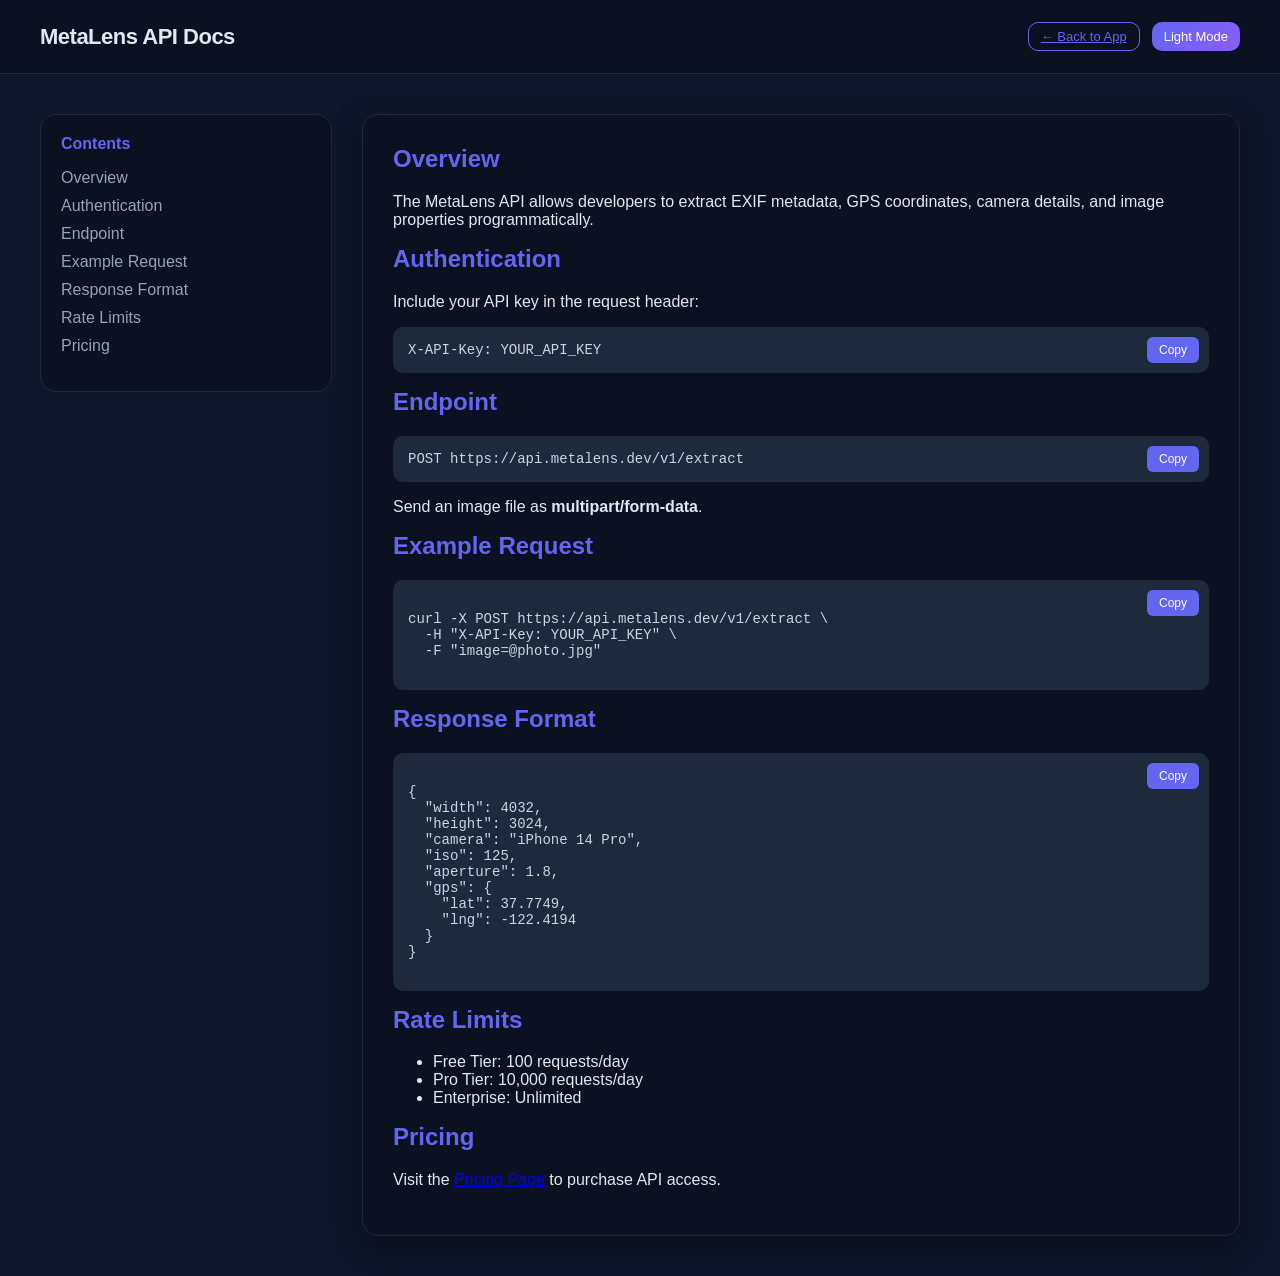
<file: api-docs.html>
<!DOCTYPE html>
<html lang="en" data-theme="dark">
<head>
  <meta charset="UTF-8">
  <meta name="viewport" content="width=device-width, initial-scale=1.0">
  <title>MetaLens API Documentation</title>

  <link rel="stylesheet" href="styles.css">
</head>
<body>

<header class="navbar">
  <h1>MetaLens API Docs</h1>

  <div class="nav-actions">
    <a href="index.html" class="btn small outline">← Back to App</a>
    <button id="themeToggle" class="btn small">Light Mode</button>
  </div>
</header>

<div class="docs-container">

  <!-- SIDEBAR -->
  <aside class="docs-sidebar">
    <h3>Contents</h3>
    <ul>
      <li><a href="#overview">Overview</a></li>
      <li><a href="#auth">Authentication</a></li>
      <li><a href="#endpoint">Endpoint</a></li>
      <li><a href="#example">Example Request</a></li>
      <li><a href="#response">Response Format</a></li>
      <li><a href="#limits">Rate Limits</a></li>
      <li><a href="#pricing">Pricing</a></li>
    </ul>
  </aside>

  <!-- MAIN DOCS -->
  <main class="docs-content">

    <section id="overview">
      <h2>Overview</h2>
      <p>
        The MetaLens API allows developers to extract EXIF metadata, GPS coordinates, camera details, and image properties programmatically.
      </p>
    </section>

    <section id="auth">
      <h2>Authentication</h2>
      <p>Include your API key in the request header:</p>

      <div class="code-block">
        <pre><code>X-API-Key: YOUR_API_KEY</code></pre>
        <button class="copy-btn" data-copy="X-API-Key: YOUR_API_KEY">Copy</button>
      </div>
    </section>

    <section id="endpoint">
      <h2>Endpoint</h2>

      <div class="code-block">
        <pre><code>POST https://api.metalens.dev/v1/extract</code></pre>
        <button class="copy-btn" data-copy="POST https://api.metalens.dev/v1/extract">Copy</button>
      </div>

      <p>Send an image file as <strong>multipart/form-data</strong>.</p>
    </section>

    <section id="example">
      <h2>Example Request</h2>

      <div class="code-block">
        <pre><code>
curl -X POST https://api.metalens.dev/v1/extract \
  -H "X-API-Key: YOUR_API_KEY" \
  -F "image=@photo.jpg"
        </code></pre>

        <button class="copy-btn" data-copy='curl -X POST https://api.metalens.dev/v1/extract -H "X-API-Key: YOUR_API_KEY" -F "image=@photo.jpg"'>Copy</button>
      </div>
    </section>

    <section id="response">
      <h2>Response Format</h2>

      <div class="code-block">
        <pre><code>
{
  "width": 4032,
  "height": 3024,
  "camera": "iPhone 14 Pro",
  "iso": 125,
  "aperture": 1.8,
  "gps": {
    "lat": 37.7749,
    "lng": -122.4194
  }
}
        </code></pre>
        <button class="copy-btn" data-copy='{"width":4032,"height":3024,"camera":"iPhone 14 Pro","iso":125,"aperture":1.8,"gps":{"lat":37.7749,"lng":-122.4194}}'>Copy</button>
      </div>
    </section>

    <section id="limits">
      <h2>Rate Limits</h2>
      <ul>
        <li>Free Tier: 100 requests/day</li>
        <li>Pro Tier: 10,000 requests/day</li>
        <li>Enterprise: Unlimited</li>
      </ul>
    </section>

    <section id="pricing">
      <h2>Pricing</h2>
      <p>Visit the <a href="pricing.html">Pricing Page</a> to purchase API access.</p>
    </section>

  </main>
</div>

<script src="script.js"></script>
<script>
document.querySelectorAll(".copy-btn").forEach(btn => {
  btn.addEventListener("click", () => {
    navigator.clipboard.writeText(btn.dataset.copy);
    btn.textContent = "Copied!";
    setTimeout(() => btn.textContent = "Copy", 1200);
  });
});
</script>

</body>
</html>
</file>
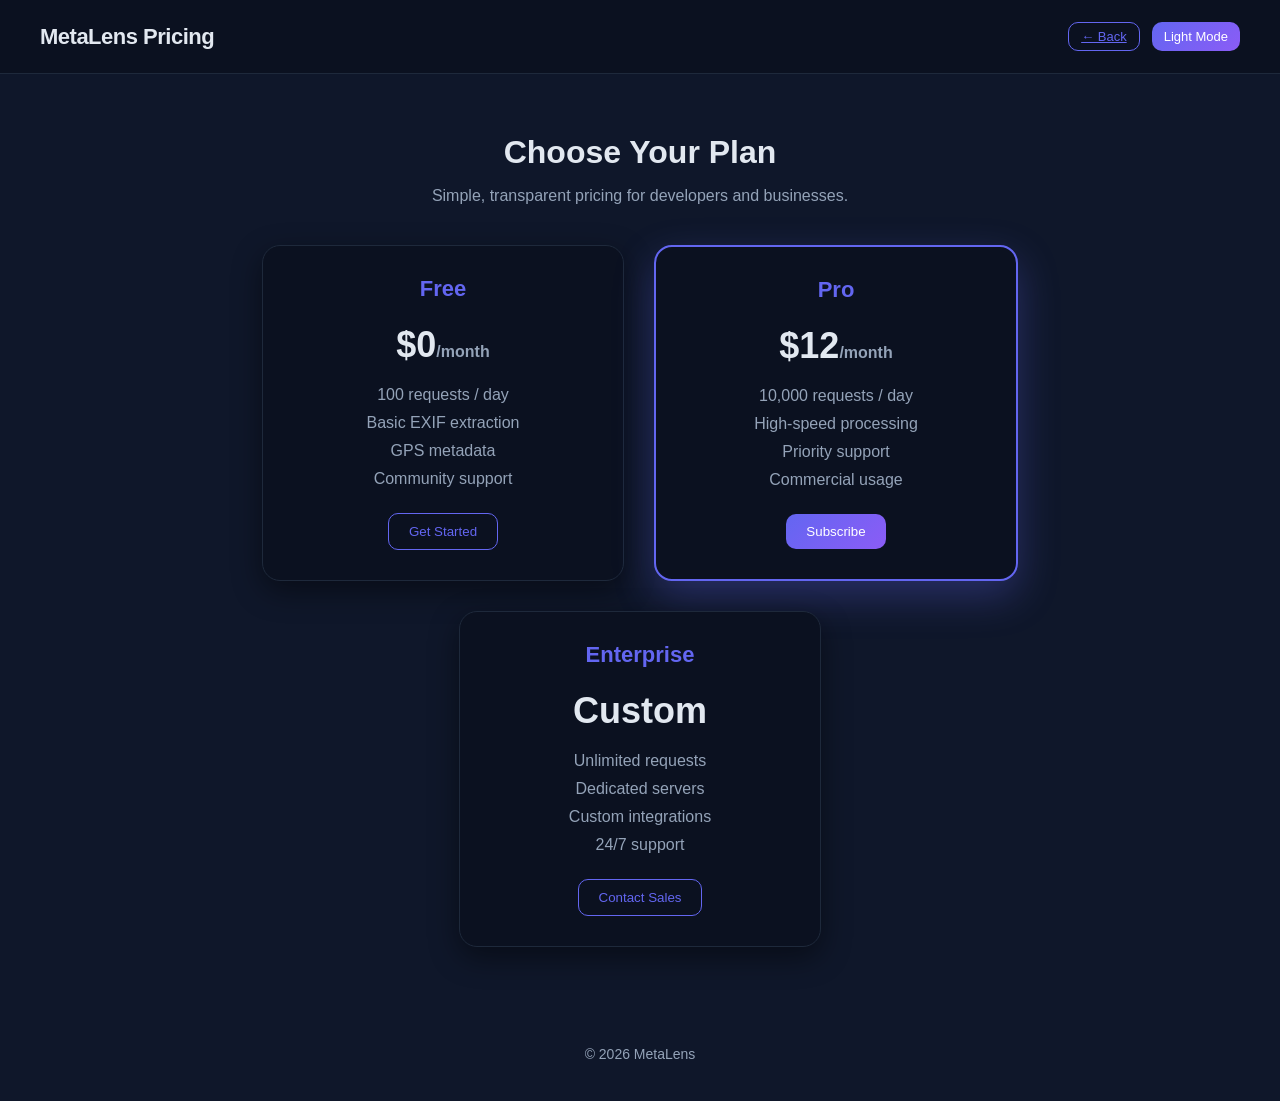
<file: pricing.html>
<!DOCTYPE html>
<html lang="en" data-theme="dark">
<head>
  <meta charset="UTF-8">
  <meta name="viewport" content="width=device-width, initial-scale=1.0">
  <title>MetaLens Pricing</title>

  <link rel="stylesheet" href="styles.css">
</head>
<body>

  <!-- NAVBAR -->
  <header class="navbar">
    <h1>MetaLens Pricing</h1>

    <div class="nav-actions">
      <a href="index.html" class="btn small outline">← Back</a>
      <button id="themeToggle" class="btn small">Light Mode</button>
    </div>
  </header>

  <!-- PRICING SECTION -->
  <section class="pricing-container">

    <h2 class="pricing-title">Choose Your Plan</h2>
    <p class="pricing-subtitle">Simple, transparent pricing for developers and businesses.</p>

    <div class="pricing-grid">

      <!-- FREE PLAN -->
      <div class="pricing-card">
        <h3>Free</h3>
        <p class="price">$0<span>/month</span></p>
        <ul>
          <li>100 requests / day</li>
          <li>Basic EXIF extraction</li>
          <li>GPS metadata</li>
          <li>Community support</li>
        </ul>
        <button class="btn outline">Get Started</button>
      </div>

      <!-- PRO PLAN -->
      <div class="pricing-card highlight">
        <h3>Pro</h3>
        <p class="price">$12<span>/month</span></p>
        <ul>
          <li>10,000 requests / day</li>
          <li>High‑speed processing</li>
          <li>Priority support</li>
          <li>Commercial usage</li>
        </ul>
        <button class="btn">Subscribe</button>
      </div>

      <!-- ENTERPRISE PLAN -->
      <div class="pricing-card">
        <h3>Enterprise</h3>
        <p class="price">Custom</p>
        <ul>
          <li>Unlimited requests</li>
          <li>Dedicated servers</li>
          <li>Custom integrations</li>
          <li>24/7 support</li>
        </ul>
        <button class="btn outline">Contact Sales</button>
      </div>

    </div>
  </section>

  <!-- FOOTER -->
  <footer class="footer">
    <p>© 2026 MetaLens</p>
  </footer>

  <script src="script.js"></script>
</body>
</html>
</file>
<file: styles.css>
/* ---------------------------------------------------
   THEME VARIABLES
--------------------------------------------------- */
:root {
  --bg: #0f172a;
  --card: #0b1120;
  --text: #e2e8f0;
  --subtext: #94a3b8;
  --border: #1e293b;
  --accent: #6366f1;
  --accent2: #8b5cf6;
  --shadow: rgba(0,0,0,0.45);
}

[data-theme="light"] {
  --bg: #f8fafc;
  --card: #ffffff;
  --text: #0f172a;
  --subtext: #475569;
  --border: #cbd5e1;
  --shadow: rgba(0,0,0,0.1);
}

/* ---------------------------------------------------
   GLOBAL
--------------------------------------------------- */
body {
  margin: 0;
  font-family: 'Inter', sans-serif;
  background: var(--bg);
  color: var(--text);
  -webkit-font-smoothing: antialiased;
  transition: background 0.3s, color 0.3s;
}

/* Scrollbar */
::-webkit-scrollbar {
  width: 8px;
}
::-webkit-scrollbar-thumb {
  background: #475569;
  border-radius: 10px;
}
::-webkit-scrollbar-thumb:hover {
  background: #64748b;
}

/* ---------------------------------------------------
   NAVBAR
--------------------------------------------------- */
.navbar {
  display: flex;
  justify-content: space-between;
  align-items: center;
  padding: 22px 40px;
  background: var(--card);
  border-bottom: 1px solid var(--border);
  backdrop-filter: blur(10px);
}

.navbar h1 {
  margin: 0;
  font-size: 22px;
  font-weight: 600;
  letter-spacing: -0.5px;
}

.nav-actions {
  display: flex;
  gap: 12px;
}

/* ---------------------------------------------------
   BUTTONS
--------------------------------------------------- */
.btn {
  background: linear-gradient(135deg, var(--accent), var(--accent2));
  border: none;
  padding: 10px 20px;
  border-radius: 10px;
  color: white;
  cursor: pointer;
  font-weight: 500;
  transition: 0.2s;
}

.btn:hover {
  transform: translateY(-2px);
  box-shadow: 0 6px 16px rgba(99, 102, 241, 0.4);
}

.btn.small {
  padding: 6px 12px;
  font-size: 13px;
}

.btn.outline {
  background: transparent;
  border: 1px solid var(--accent);
  color: var(--accent);
}

.btn.outline:hover {
  background: rgba(99, 102, 241, 0.1);
}

/* ---------------------------------------------------
   MAIN LAYOUT
--------------------------------------------------- */
.main {
  display: flex;
  justify-content: center;
  align-items: flex-start;
  gap: 35px;
  padding: 60px 20px;
  max-width: 1200px;
  margin: auto;
}

/* ---------------------------------------------------
   CARDS
--------------------------------------------------- */
.upload-card,
.metadata-card {
  flex: 1;
  background: var(--card);
  padding: 28px;
  border-radius: 18px;
  border: 1px solid var(--border);
  box-shadow: 0 10px 40px var(--shadow);
  transition: 0.25s;
}

.upload-card:hover,
.metadata-card:hover {
  border-color: #334155;
}

.upload-card h2,
.metadata-card h2 {
  margin-top: 0;
  font-size: 20px;
  font-weight: 600;
}

.subtitle {
  color: var(--subtext);
  margin-bottom: 20px;
}

/* ---------------------------------------------------
   DROP ZONE
--------------------------------------------------- */
.drop-zone {
  border: 2px dashed #334155;
  padding: 45px;
  border-radius: 14px;
  text-align: center;
  cursor: pointer;
  transition: 0.25s;
  background: rgba(255,255,255,0.02);
}

.drop-zone:hover {
  border-color: var(--accent);
  background: rgba(99, 102, 241, 0.06);
}

.drop-zone.drag-active {
  border-color: #818cf8;
  background: rgba(129, 140, 248, 0.12);
  box-shadow: 0 0 20px rgba(129, 140, 248, 0.4);
}

.drop-zone input {
  display: none;
}

/* ---------------------------------------------------
   IMAGE PREVIEW
--------------------------------------------------- */
.preview-img {
  max-width: 100%;
  margin-top: 22px;
  border-radius: 14px;
  border: 1px solid var(--border);
  box-shadow: 0 8px 25px var(--shadow);
  transition: 0.25s;
}

.preview-img:hover {
  transform: scale(1.01);
}

/* ---------------------------------------------------
   METADATA
--------------------------------------------------- */
#metadata {
  max-height: 500px;
  overflow-y: auto;
  font-size: 14px;
  padding-right: 5px;
}

.section-title {
  margin-top: 20px;
  margin-bottom: 8px;
  font-weight: 600;
  color: var(--accent);
  font-size: 15px;
  letter-spacing: 0.3px;
}

.meta-item {
  padding: 8px 0;
  border-bottom: 1px solid var(--border);
  color: var(--subtext);
}

.meta-item strong {
  color: var(--text);
}

/* ---------------------------------------------------
   API SECTION
--------------------------------------------------- */
.api-section {
  max-width: 900px;
  margin: 40px auto;
  padding: 30px;
  background: var(--card);
  border-radius: 16px;
  border: 1px solid var(--border);
  box-shadow: 0 10px 30px var(--shadow);
}

.api-key-box {
  margin-top: 20px;
  padding: 15px;
  background: #1e293b;
  border-radius: 10px;
  font-family: monospace;
  font-size: 15px;
  color: #cbd5e1;
}

.hidden {
  display: none;
}

/* ---------------------------------------------------
   MODAL
--------------------------------------------------- */
.modal {
  position: fixed;
  inset: 0;
  background: rgba(0,0,0,0.6);
  display: flex;
  justify-content: center;
  align-items: center;
}

.modal-content {
  background: var(--card);
  padding: 30px;
  border-radius: 16px;
  width: 350px;
  text-align: center;
  border: 1px solid var(--border);
  box-shadow: 0 10px 40px var(--shadow);
}

/* ---------------------------------------------------
   DOCS PAGE
--------------------------------------------------- */
.docs-container {
  display: flex;
  max-width: 1200px;
  margin: 40px auto;
  gap: 30px;
  padding: 0 20px;
}

.docs-sidebar {
  width: 250px;
  background: var(--card);
  padding: 20px;
  border-radius: 16px;
  border: 1px solid var(--border);
  height: fit-content;
}

.docs-sidebar h3 {
  margin-top: 0;
  font-size: 16px;
  color: var(--accent);
}

.docs-sidebar ul {
  list-style: none;
  padding: 0;
}

.docs-sidebar li {
  margin: 10px 0;
}

.docs-sidebar a {
  color: var(--subtext);
  text-decoration: none;
  transition: 0.2s;
}

.docs-sidebar a:hover {
  color: var(--accent);
}

.docs-content {
  flex: 1;
  background: var(--card);
  padding: 30px;
  border-radius: 16px;
  border: 1px solid var(--border);
  box-shadow: 0 10px 30px var(--shadow);
}

.docs-content h2 {
  margin-top: 0;
  color: var(--accent);
}

.code-block {
  position: relative;
  background: #1e293b;
  padding: 15px;
  border-radius: 10px;
  margin: 15px 0;
  overflow-x: auto;
}

.code-block pre {
  margin: 0;
  color: #cbd5e1;
  font-size: 14px;
}

.copy-btn {
  position: absolute;
  top: 10px;
  right: 10px;
  background: var(--accent);
  border: none;
  padding: 6px 12px;
  border-radius: 6px;
  color: white;
  cursor: pointer;
  font-size: 12px;
  transition: 0.2s;
}

.copy-btn:hover {
  background: var(--accent2);
}

/* ---------------------------------------------------
   FOOTER
--------------------------------------------------- */
.footer {
  text-align: center;
  padding: 25px;
  color: var(--subtext);
  font-size: 14px;
}

/* ---------------------------------------------------
   MOBILE
--------------------------------------------------- */
@media (max-width: 900px) {
  .main {
    flex-direction: column;
    padding: 30px 20px;
  }

  .docs-container {
    flex-direction: column;
  }

  .docs-sidebar {
    width: 100%;
  }
}

/* Force modal hidden unless JS opens it */
.modal.hidden {
  display: none !important;
  opacity: 0 !important;
  pointer-events: none !important;
}

/* ---------------------------------------------------
   PRICING PAGE
--------------------------------------------------- */

.pricing-container {
  max-width: 1100px;
  margin: 60px auto;
  text-align: center;
  padding: 0 20px;
}

.pricing-title {
  font-size: 32px;
  font-weight: 700;
  margin-bottom: 10px;
}

.pricing-subtitle {
  color: var(--subtext);
  margin-bottom: 40px;
}

.pricing-grid {
  display: flex;
  gap: 30px;
  justify-content: center;
  flex-wrap: wrap;
}

.pricing-card {
  background: var(--card);
  border: 1px solid var(--border);
  border-radius: 18px;
  padding: 30px;
  width: 300px;
  box-shadow: 0 10px 30px var(--shadow);
  transition: 0.25s;
}

.pricing-card:hover {
  transform: translateY(-5px);
  border-color: var(--accent);
}

.pricing-card.highlight {
  border: 2px solid var(--accent);
  box-shadow: 0 15px 40px rgba(99, 102, 241, 0.3);
}

.pricing-card h3 {
  margin-top: 0;
  font-size: 22px;
  color: var(--accent);
}

.price {
  font-size: 36px;
  font-weight: 700;
  margin: 10px 0 20px;
}

.price span {
  font-size: 16px;
  color: var(--subtext);
}

.pricing-card ul {
  list-style: none;
  padding: 0;
  margin: 0 0 25px;
}

.pricing-card li {
  margin: 10px 0;
  color: var(--subtext);
}

/* Mobile */
@media (max-width: 900px) {
  .pricing-grid {
    flex-direction: column;
    align-items: center;
  }
}
</file>
